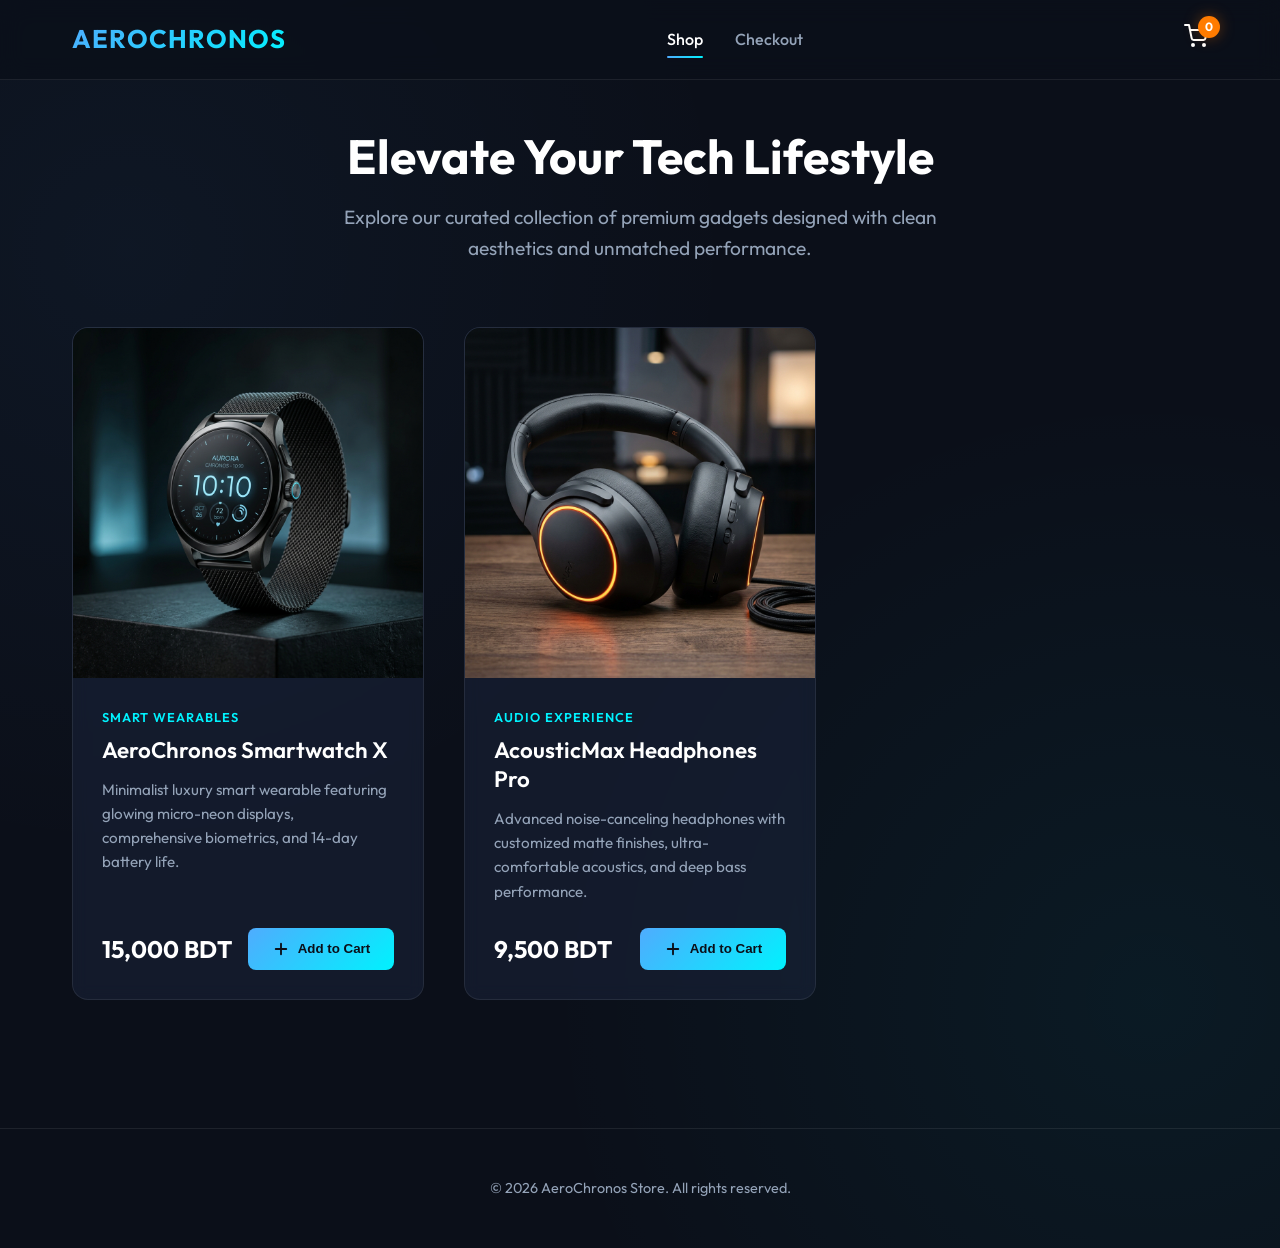
<file: index.html>
<!DOCTYPE html>
<html lang="en">
<head>
  <meta charset="UTF-8">
  <meta name="viewport" content="width=device-width, initial-scale=1.0">
  <title>AeroChronos — Premium E-Commerce Store</title>
  <link rel="stylesheet" href="style.css">
  
  <!-- Buykori AdSync Tracker SDK -->
  <script src="config.js"></script>
  <script>
    !function(f,b,e,v,n,t,s)
    {if(f.capi)return;n=f.capi=function(){n.callMethod?
    n.callMethod.apply(n,arguments):n.queue.push(arguments)};
    if(!f._capi)f._capi=n;n.push=n;n.loaded=!0;n.version='1.0';
    n.queue=[];t=b.createElement(e);t.async=!0;
    t.src=v;s=b.getElementsByTagName(e)[0];
    s.parentNode.insertBefore(t,s)}(window,document,'script',
    BUYKORI_CONFIG.gatewayUrl + '/t.js?key=' + BUYKORI_CONFIG.apiKey);
  </script>
</head>
<body>

  <header>
    <div class="nav-container">
      <a href="index.html" class="logo">AEROCHRONOS</a>
      <nav class="nav-menu">
        <a href="index.html" class="nav-link active">Shop</a>
        <a href="checkout.html" class="nav-link">Checkout</a>
      </nav>
      <div class="cart-icon">
        <a href="checkout.html">
          <svg width="24" height="24" viewBox="0 0 24 24" fill="none" stroke="currentColor" stroke-width="2" stroke-linecap="round" stroke-linejoin="round"><circle cx="9" cy="21" r="1"></circle><circle cx="20" cy="21" r="1"></circle><path d="M1 1h4l2.68 13.39a2 2 0 0 0 2 1.61h9.72a2 2 0 0 0 2-1.61L23 6H6"></path></svg>
          <span class="cart-badge" id="cart-count">0</span>
        </a>
      </div>
    </div>
  </header>

  <main>
    <section class="hero">
      <h1>Elevate Your Tech Lifestyle</h1>
      <p>Explore our curated collection of premium gadgets designed with clean aesthetics and unmatched performance.</p>
    </section>

    <section class="products-grid">
      <!-- Product 1 -->
      <div class="product-card">
        <div class="product-img-wrapper">
          <img class="product-img" src="assets/smart_watch.png" alt="AeroChronos Smartwatch X">
        </div>
        <div class="product-info">
          <span class="product-category">Smart Wearables</span>
          <h3 class="product-title"><a href="product.html?id=1">AeroChronos Smartwatch X</a></h3>
          <p class="product-desc">Minimalist luxury smart wearable featuring glowing micro-neon displays, comprehensive biometrics, and 14-day battery life.</p>
          <div class="product-meta">
            <span class="product-price">15,000 BDT</span>
            <button class="btn" onclick="addToCart(1, 'AeroChronos Smartwatch X', 15000, 'assets/smart_watch.png')">
              <svg width="18" height="18" viewBox="0 0 24 24" fill="none" stroke="currentColor" stroke-width="2.5" stroke-linecap="round" stroke-linejoin="round"><line x1="12" y1="5" x2="12" y2="19"></line><line x1="5" y1="12" x2="19" y2="12"></line></svg>
              Add to Cart
            </button>
          </div>
        </div>
      </div>

      <!-- Product 2 -->
      <div class="product-card">
        <div class="product-img-wrapper">
          <img class="product-img" src="assets/headphones.png" alt="AcousticMax Headphones Pro">
        </div>
        <div class="product-info">
          <span class="product-category">Audio Experience</span>
          <h3 class="product-title"><a href="product.html?id=2">AcousticMax Headphones Pro</a></h3>
          <p class="product-desc">Advanced noise-canceling headphones with customized matte finishes, ultra-comfortable acoustics, and deep bass performance.</p>
          <div class="product-meta">
            <span class="product-price">9,500 BDT</span>
            <button class="btn" onclick="addToCart(2, 'AcousticMax Headphones Pro', 9500, 'assets/headphones.png')">
              <svg width="18" height="18" viewBox="0 0 24 24" fill="none" stroke="currentColor" stroke-width="2.5" stroke-linecap="round" stroke-linejoin="round"><line x1="12" y1="5" x2="12" y2="19"></line><line x1="5" y1="12" x2="19" y2="12"></line></svg>
              Add to Cart
            </button>
          </div>
        </div>
      </div>
    </section>
  </main>

  <footer>
    <p>&copy; 2026 AeroChronos Store. All rights reserved.</p>
  </footer>

  <script>
    // Cart functionality
    function updateCartBadge() {
      let cart = JSON.parse(localStorage.getItem('cart') || '[]');
      let count = cart.reduce((sum, item) => sum + item.qty, 0);
      document.getElementById('cart-count').innerText = count;
    }

    function addToCart(id, name, price, img) {
      let cart = JSON.parse(localStorage.getItem('cart') || '[]');
      let item = cart.find(i => i.id === id);
      
      if (item) {
        item.qty += 1;
      } else {
        cart.push({ id, name, price, img, qty: 1 });
      }
      
      localStorage.setItem('cart', JSON.stringify(cart));
      updateCartBadge();
      
      // TRACK ADD TO CART EVENT VIA BUYKORI ADSYNC
      if (window.capi) {
        capi('track', 'AddToCart', {
          value: price,
          currency: 'BDT',
          content_ids: [String(id)],
          content_type: 'product'
        });
      }
      
      alert(name + ' added to cart!');
    }

    // Initial badge update
    updateCartBadge();
  </script>
</body>
</html>
</file>
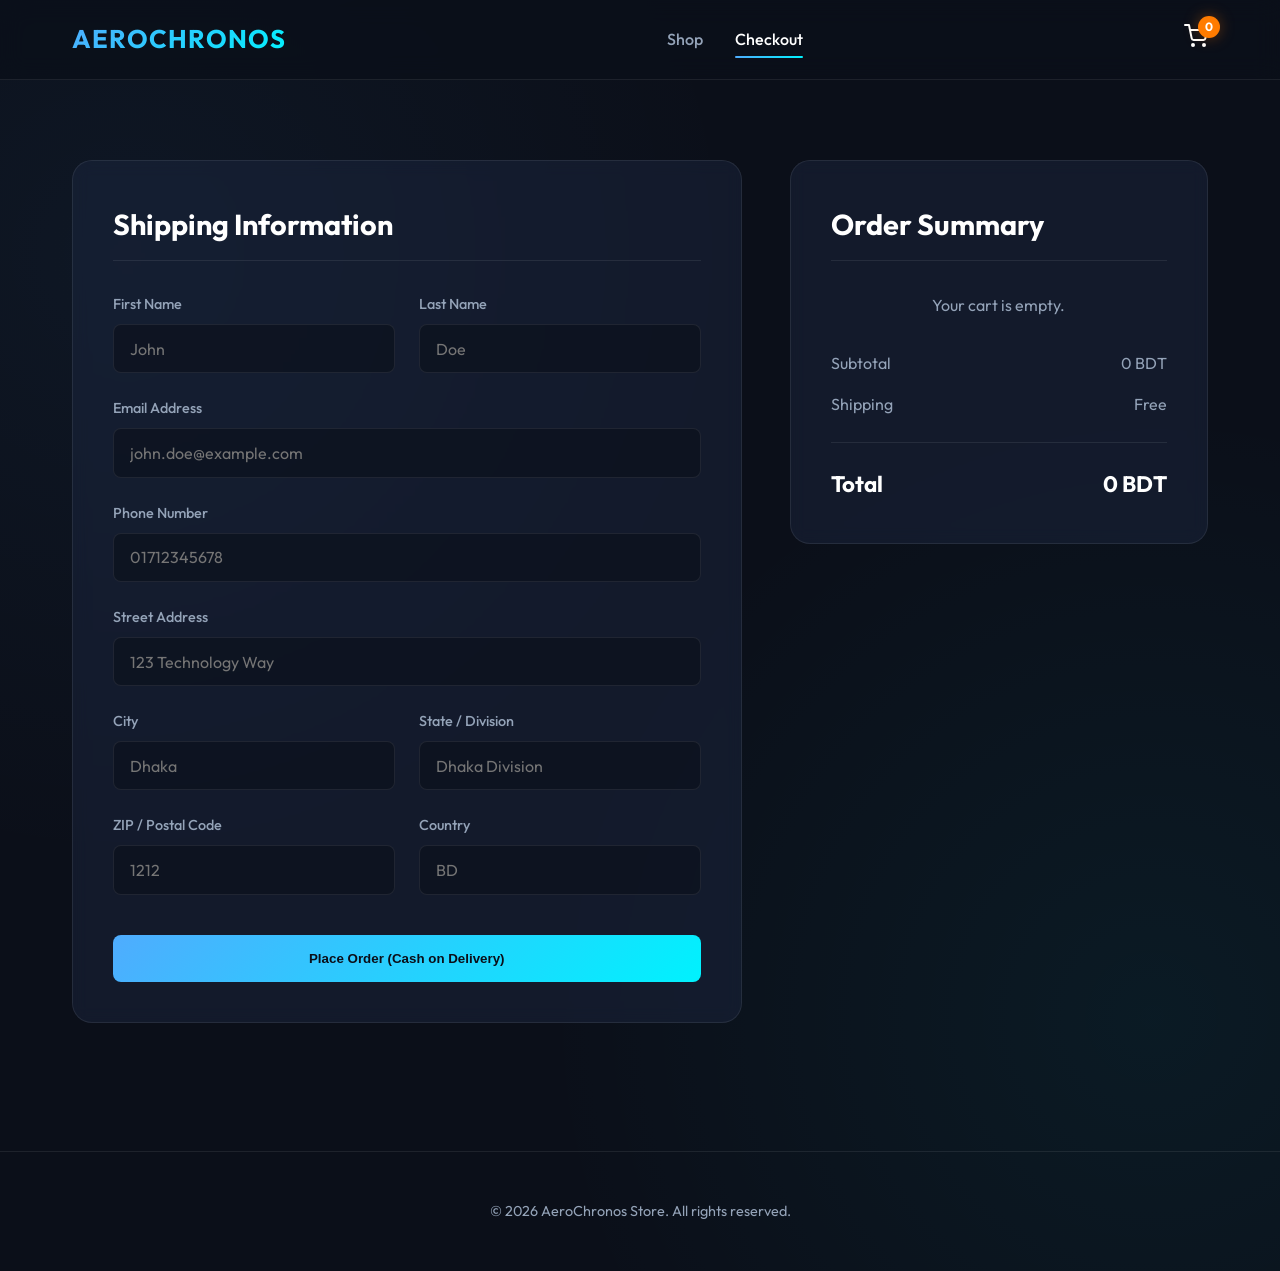
<file: checkout.html>
<!DOCTYPE html>
<html lang="en">
<head>
  <meta charset="UTF-8">
  <meta name="viewport" content="width=device-width, initial-scale=1.0">
  <title>Checkout — AeroChronos</title>
  <link rel="stylesheet" href="style.css">
  
  <!-- Buykori AdSync Tracker SDK -->
  <script src="config.js"></script>
  <script>
    !function(f,b,e,v,n,t,s)
    {if(f.capi)return;n=f.capi=function(){n.callMethod?
    n.callMethod.apply(n,arguments):n.queue.push(arguments)};
    if(!f._capi)f._capi=n;n.push=n;n.loaded=!0;n.version='1.0';
    n.queue=[];t=b.createElement(e);t.async=!0;
    t.src=v;s=b.getElementsByTagName(e)[0];
    s.parentNode.insertBefore(t,s)}(window,document,'script',
    BUYKORI_CONFIG.gatewayUrl + '/t.js?key=' + BUYKORI_CONFIG.apiKey);
  </script>
</head>
<body>

  <header>
    <div class="nav-container">
      <a href="index.html" class="logo">AEROCHRONOS</a>
      <nav class="nav-menu">
        <a href="index.html" class="nav-link">Shop</a>
        <a href="checkout.html" class="nav-link active">Checkout</a>
      </nav>
      <div class="cart-icon">
        <a href="checkout.html">
          <svg width="24" height="24" viewBox="0 0 24 24" fill="none" stroke="currentColor" stroke-width="2" stroke-linecap="round" stroke-linejoin="round"><circle cx="9" cy="21" r="1"></circle><circle cx="20" cy="21" r="1"></circle><path d="M1 1h4l2.68 13.39a2 2 0 0 0 2 1.61h9.72a2 2 0 0 0 2-1.61L23 6H6"></path></svg>
          <span class="cart-badge" id="cart-count">0</span>
        </a>
      </div>
    </div>
  </header>

  <main>
    <div class="checkout-layout">
      <!-- Checkout Billing Details Form -->
      <div class="checkout-card">
        <h2>Shipping Information</h2>
        <form id="checkout-form" onsubmit="processPurchase(event)">
          <div class="form-group-row">
            <div class="form-group">
              <label for="first_name">First Name</label>
              <input type="text" id="first_name" class="form-control" required placeholder="John">
            </div>
            <div class="form-group">
              <label for="last_name">Last Name</label>
              <input type="text" id="last_name" class="form-control" required placeholder="Doe">
            </div>
          </div>

          <div class="form-group">
            <label for="email">Email Address</label>
            <input type="email" id="email" class="form-control" required placeholder="john.doe@example.com">
          </div>

          <div class="form-group">
            <label for="phone">Phone Number</label>
            <input type="tel" id="phone" class="form-control" required placeholder="01712345678">
          </div>

          <div class="form-group">
            <label for="address">Street Address</label>
            <input type="text" id="address" class="form-control" required placeholder="123 Technology Way">
          </div>

          <div class="form-group-row">
            <div class="form-group">
              <label for="city">City</label>
              <input type="text" id="city" class="form-control" required placeholder="Dhaka">
            </div>
            <div class="form-group">
              <label for="state">State / Division</label>
              <input type="text" id="state" class="form-control" required placeholder="Dhaka Division">
            </div>
          </div>

          <div class="form-group-row">
            <div class="form-group">
              <label for="zip">ZIP / Postal Code</label>
              <input type="text" id="zip" class="form-control" required placeholder="1212">
            </div>
            <div class="form-group">
              <label for="country">Country</label>
              <input type="text" id="country" class="form-control" required placeholder="BD">
            </div>
          </div>

          <button type="submit" class="btn" style="width: 100%; margin-top: 1rem; padding: 1rem;">
            Place Order (Cash on Delivery)
          </button>
        </form>
      </div>

      <!-- Order Summary Card -->
      <div class="checkout-card" style="height: fit-content;">
        <h2>Order Summary</h2>
        <div id="cart-items-container">
          <!-- Dynamically populated -->
        </div>

        <div style="margin-top: 2rem;">
          <div class="summary-item">
            <span>Subtotal</span>
            <span id="subtotal-amount">0 BDT</span>
          </div>
          <div class="summary-item">
            <span>Shipping</span>
            <span>Free</span>
          </div>
          <div class="summary-total">
            <span>Total</span>
            <span id="total-amount">0 BDT</span>
          </div>
        </div>
      </div>
    </div>
  </main>

  <footer>
    <p>&copy; 2026 AeroChronos Store. All rights reserved.</p>
  </footer>

  <script>
    let cart = JSON.parse(localStorage.getItem('cart') || '[]');
    let total = cart.reduce((sum, item) => sum + (item.price * item.qty), 0);

    function updateCartUI() {
      // Nav badge
      let count = cart.reduce((sum, item) => sum + item.qty, 0);
      document.getElementById('cart-count').innerText = count;

      // Cart Container
      let container = document.getElementById('cart-items-container');
      if (cart.length === 0) {
        container.innerHTML = `<p style="color: var(--text-secondary); text-align: center;">Your cart is empty.</p>`;
        return;
      }

      container.innerHTML = cart.map(item => `
        <div style="display: flex; gap: 1rem; align-items: center; margin-bottom: 1.2rem; border-bottom: 1px solid var(--border-color); padding-bottom: 1rem;">
          <img src="${item.img}" style="width: 60px; height: 60px; object-fit: cover; border-radius: 8px;">
          <div style="flex-grow: 1;">
            <h4 style="font-size: 1rem; font-weight: 600;">${item.name}</h4>
            <p style="color: var(--text-secondary); font-size: 0.9rem;">Qty: ${item.qty} &times; ${item.price} BDT</p>
          </div>
          <span style="font-weight: 600;">${item.price * item.qty} BDT</span>
        </div>
      `).join('');

      document.getElementById('subtotal-amount').innerText = total.toLocaleString() + ' BDT';
      document.getElementById('total-amount').innerText = total.toLocaleString() + ' BDT';
    }

    let checkoutStarted = false;

    function trackCheckoutStart() {
      if (checkoutStarted || cart.length === 0 || !window.capi) return;

      let cartKey = cart.map(item => item.id + ':' + item.qty).sort().join('|');
      let storageKey = 'buykori_checkout_started:' + cartKey;
      if (sessionStorage.getItem(storageKey)) {
        checkoutStarted = true;
        return;
      }

      let checkoutId = crypto.randomUUID();
      sessionStorage.setItem(storageKey, checkoutId);
      checkoutStarted = true;
      capi('track', 'InitiateCheckout', {
        value: total,
        currency: 'BDT',
        content_ids: cart.map(item => String(item.id)),
        content_type: 'product',
        num_items: cart.reduce((sum, item) => sum + item.qty, 0)
      }, { eventId: 'checkout:' + checkoutId });
    }

    document.getElementById('checkout-form').addEventListener('input', trackCheckoutStart, { once: true });

    function processPurchase(e) {
      e.preventDefault();
      
      let email = document.getElementById('email').value;
      let phone = document.getElementById('phone').value;
      let firstName = document.getElementById('first_name').value;
      let lastName = document.getElementById('last_name').value;
      let city = document.getElementById('city').value;
      let state = document.getElementById('state').value;
      let zip = document.getElementById('zip').value;
      let country = document.getElementById('country').value;

      // 1. Set User info on tracker (Automatically hashes PII fields: em, ph, fn, ln, ct, st, zp, country)
      if (window.capi) {
        capi('setUser', {
          email: email,
          phone: phone,
          first_name: firstName,
          last_name: lastName,
          city: city,
          state: state,
          zip: zip,
          country: country
        });

        // Generate a random order ID to link pages and deduplicate if needed
        let orderId = 'ORD-' + Math.floor(100000 + Math.random() * 900000);
        
        // 2. Track Purchase event
        capi('track', 'Purchase', {
          value: total,
          currency: 'BDT',
          content_ids: cart.map(item => String(item.id)),
          content_type: 'product',
          order_id: orderId,
          num_items: cart.reduce((sum, item) => sum + item.qty, 0)
        }, { eventId: orderId });

        // Store order summary for thankyou.html
        let orderDetails = {
          orderId: orderId,
          total: total,
          email: email,
          items: cart
        };
        localStorage.setItem('lastOrder', JSON.stringify(orderDetails));
        
        // Clear cart
        localStorage.removeItem('cart');

        // Wait a split second for beacon payload transmission then redirect
        setTimeout(() => {
          window.location.href = 'thankyou.html';
        }, 300);
      } else {
        // Fallback redirection
        window.location.href = 'thankyou.html';
      }
    }

    updateCartUI();
  </script>
</body>
</html>
</file>
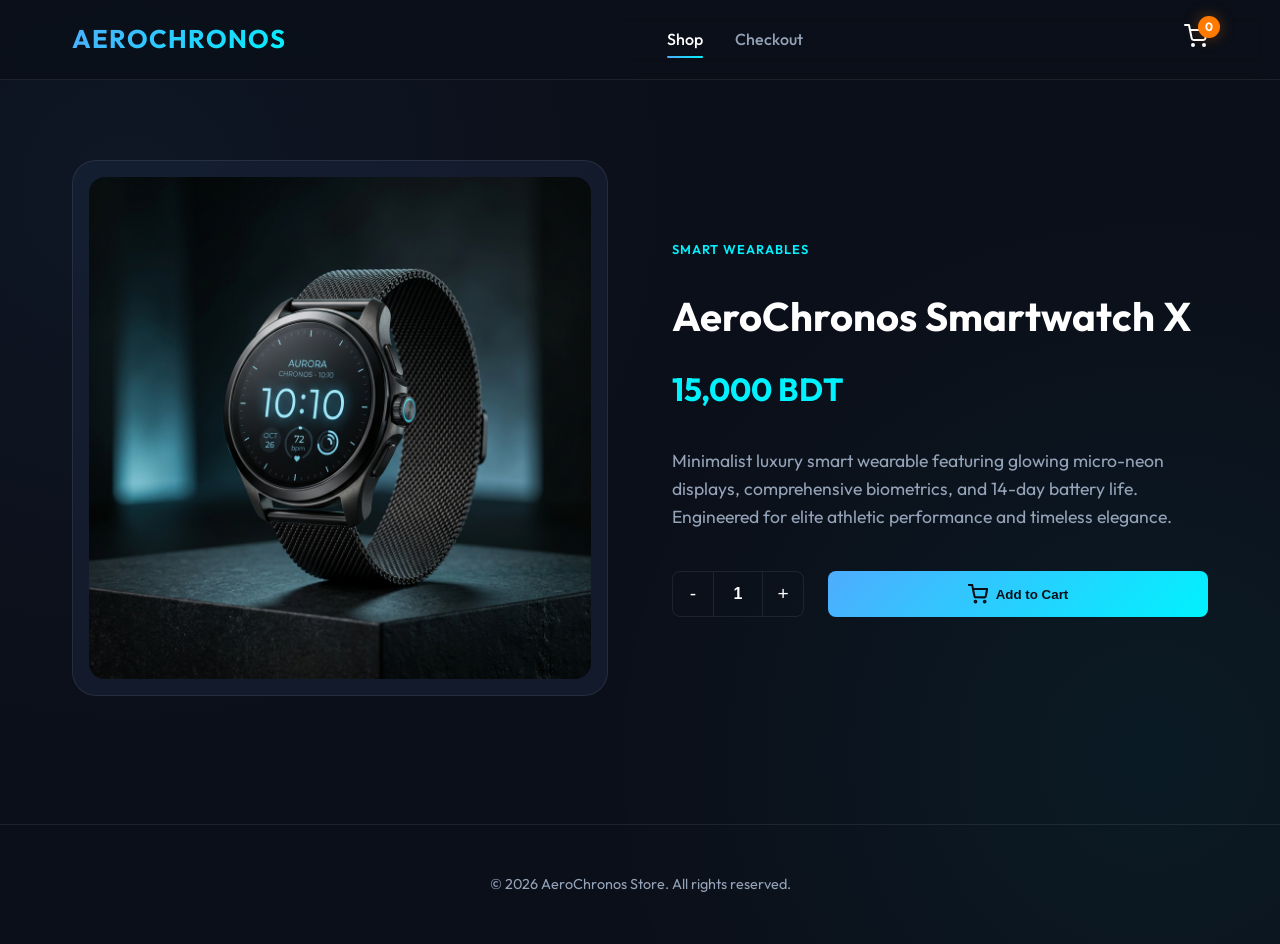
<file: product.html>
<!DOCTYPE html>
<html lang="en">
<head>
  <meta charset="UTF-8">
  <meta name="viewport" content="width=device-width, initial-scale=1.0">
  <title>Product Details — AeroChronos</title>
  <link rel="stylesheet" href="style.css">
  
  <!-- Buykori AdSync Tracker SDK -->
  <script src="config.js"></script>
  <script>
    !function(f,b,e,v,n,t,s)
    {if(f.capi)return;n=f.capi=function(){n.callMethod?
    n.callMethod.apply(n,arguments):n.queue.push(arguments)};
    if(!f._capi)f._capi=n;n.push=n;n.loaded=!0;n.version='1.0';
    n.queue=[];t=b.createElement(e);t.async=!0;
    t.src=v;s=b.getElementsByTagName(e)[0];
    s.parentNode.insertBefore(t,s)}(window,document,'script',
    BUYKORI_CONFIG.gatewayUrl + '/t.js?key=' + BUYKORI_CONFIG.apiKey);
  </script>
</head>
<body>

  <header>
    <div class="nav-container">
      <a href="index.html" class="logo">AEROCHRONOS</a>
      <nav class="nav-menu">
        <a href="index.html" class="nav-link active">Shop</a>
        <a href="checkout.html" class="nav-link">Checkout</a>
      </nav>
      <div class="cart-icon">
        <a href="checkout.html">
          <svg width="24" height="24" viewBox="0 0 24 24" fill="none" stroke="currentColor" stroke-width="2" stroke-linecap="round" stroke-linejoin="round"><circle cx="9" cy="21" r="1"></circle><circle cx="20" cy="21" r="1"></circle><path d="M1 1h4l2.68 13.39a2 2 0 0 0 2 1.61h9.72a2 2 0 0 0 2-1.61L23 6H6"></path></svg>
          <span class="cart-badge" id="cart-count">0</span>
        </a>
      </div>
    </div>
  </header>

  <main>
    <div class="product-detail-container" id="product-detail">
      <!-- Dynamically Populated -->
    </div>
  </main>

  <footer>
    <p>&copy; 2026 AeroChronos Store. All rights reserved.</p>
  </footer>

  <script>
    // Products dataset
    const products = {
      1: {
        id: 1,
        name: 'AeroChronos Smartwatch X',
        price: 15000,
        category: 'Smart Wearables',
        desc: 'Minimalist luxury smart wearable featuring glowing micro-neon displays, comprehensive biometrics, and 14-day battery life. Engineered for elite athletic performance and timeless elegance.',
        img: 'assets/smart_watch.png'
      },
      2: {
        id: 2,
        name: 'AcousticMax Headphones Pro',
        price: 9500,
        category: 'Audio Experience',
        desc: 'Advanced noise-canceling headphones with customized matte finishes, ultra-comfortable acoustics, and deep bass performance. Features spatial audio driver tuning for studio-quality immersion.',
        img: 'assets/headphones.png'
      }
    };

    // Parse URL parameter
    const urlParams = new URLSearchParams(window.location.search);
    const productId = parseInt(urlParams.get('id')) || 1;
    const product = products[productId];

    function updateCartBadge() {
      let cart = JSON.parse(localStorage.getItem('cart') || '[]');
      let count = cart.reduce((sum, item) => sum + item.qty, 0);
      document.getElementById('cart-count').innerText = count;
    }

    function renderProduct() {
      if (!product) {
        document.getElementById('product-detail').innerHTML = `<p style="text-align: center; font-size: 1.2rem;">Product not found.</p>`;
        return;
      }

      document.getElementById('product-detail').innerHTML = `
        <div class="detail-img-card">
          <img src="${product.img}" alt="${product.name}">
        </div>
        <div class="detail-info">
          <span class="product-category">${product.category}</span>
          <h1 class="detail-title">${product.name}</h1>
          <span class="detail-price">${product.price.toLocaleString()} BDT</span>
          <p class="detail-desc">${product.desc}</p>
          
          <div class="detail-actions">
            <div class="quantity-selector">
              <button class="qty-btn" onclick="changeQty(-1)">-</button>
              <input type="text" id="qty-input" class="qty-input" value="1" readonly>
              <button class="qty-btn" onclick="changeQty(1)">+</button>
            </div>
            <button class="btn" style="flex-grow: 1;" onclick="triggerAddToCart()">
              <svg width="20" height="20" viewBox="0 0 24 24" fill="none" stroke="currentColor" stroke-width="2.5" stroke-linecap="round" stroke-linejoin="round"><circle cx="9" cy="21" r="1"></circle><circle cx="20" cy="21" r="1"></circle><path d="M1 1h4l2.68 13.39a2 2 0 0 0 2 1.61h9.72a2 2 0 0 0 2-1.61L23 6H6"></path></svg>
              Add to Cart
            </button>
          </div>
        </div>
      `;

      // TRACK VIEW CONTENT EVENT ON LOAD
      if (window.capi) {
        capi('track', 'ViewContent', {
          value: product.price,
          currency: 'BDT',
          content_ids: [String(product.id)],
          content_type: 'product',
          content_name: product.name
        });
      }
    }

    function changeQty(amount) {
      let input = document.getElementById('qty-input');
      let val = parseInt(input.value) + amount;
      if (val >= 1) {
        input.value = val;
      }
    }

    function triggerAddToCart() {
      let qty = parseInt(document.getElementById('qty-input').value) || 1;
      let cart = JSON.parse(localStorage.getItem('cart') || '[]');
      let item = cart.find(i => i.id === product.id);

      if (item) {
        item.qty += qty;
      } else {
        cart.push({
          id: product.id,
          name: product.name,
          price: product.price,
          img: product.img,
          qty: qty
        });
      }

      localStorage.setItem('cart', JSON.stringify(cart));
      updateCartBadge();

      // TRACK ADD TO CART
      if (window.capi) {
        capi('track', 'AddToCart', {
          value: product.price * qty,
          currency: 'BDT',
          content_ids: [String(product.id)],
          content_type: 'product',
          num_items: qty
        });
      }

      alert(qty + ' ' + product.name + '(s) added to cart!');
    }

    renderProduct();
    updateCartBadge();
  </script>
</body>
</html>
</file>
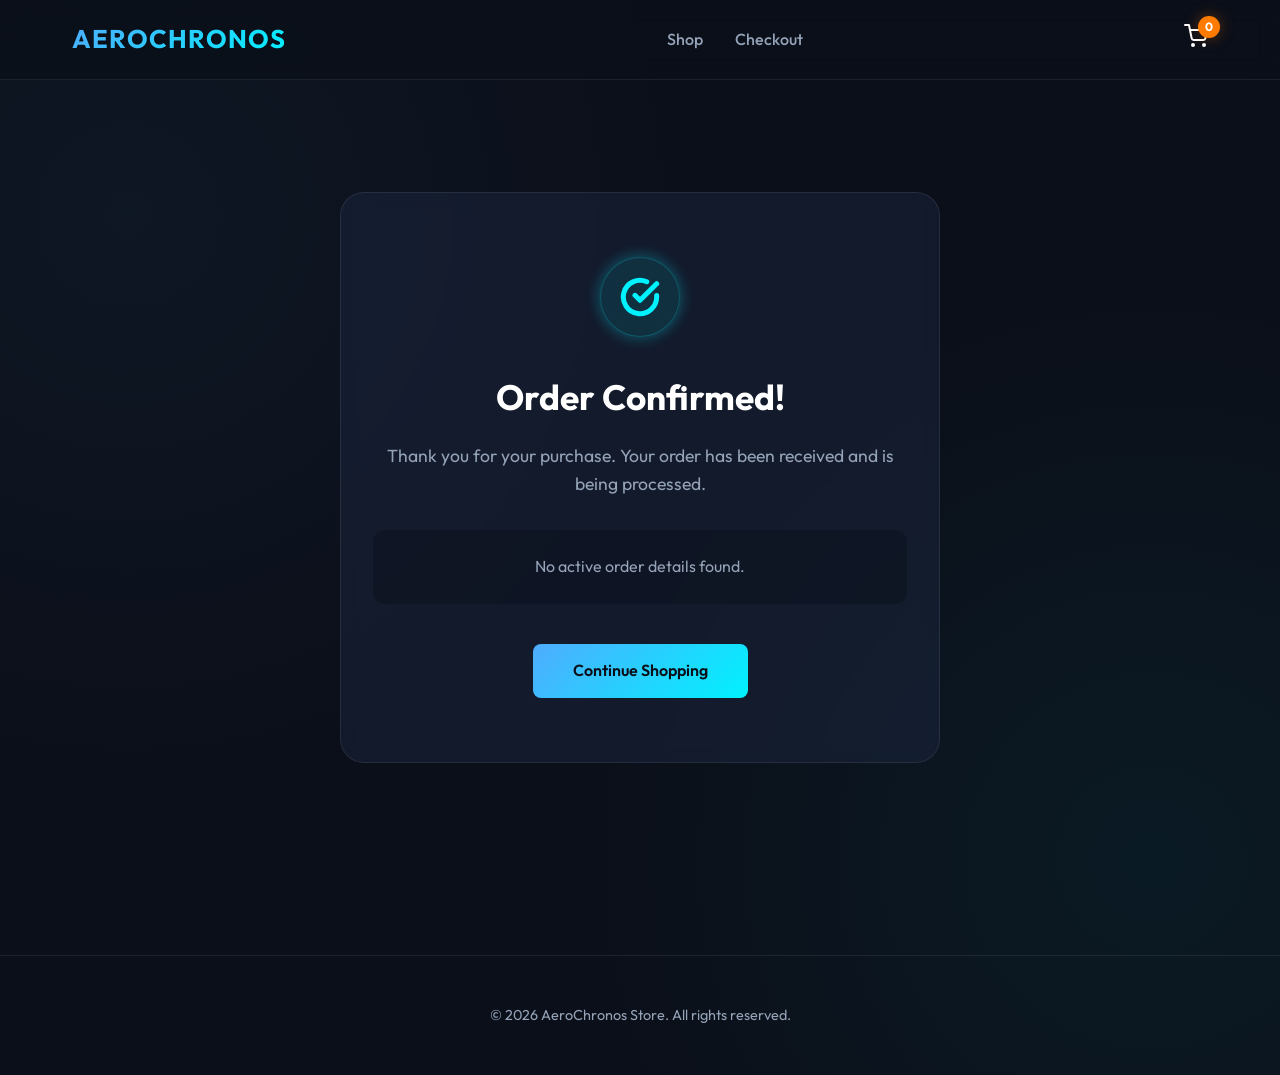
<file: thankyou.html>
<!DOCTYPE html>
<html lang="en">
<head>
  <meta charset="UTF-8">
  <meta name="viewport" content="width=device-width, initial-scale=1.0">
  <title>Thank You for Your Order — AeroChronos</title>
  <link rel="stylesheet" href="style.css">
  
  <!-- Buykori AdSync Tracker SDK -->
  <script src="config.js"></script>
  <script>
    !function(f,b,e,v,n,t,s)
    {if(f.capi)return;n=f.capi=function(){n.callMethod?
    n.callMethod.apply(n,arguments):n.queue.push(arguments)};
    if(!f._capi)f._capi=n;n.push=n;n.loaded=!0;n.version='1.0';
    n.queue=[];t=b.createElement(e);t.async=!0;
    t.src=v;s=b.getElementsByTagName(e)[0];
    s.parentNode.insertBefore(t,s)}(window,document,'script',
    BUYKORI_CONFIG.gatewayUrl + '/t.js?key=' + BUYKORI_CONFIG.apiKey);
  </script>
</head>
<body>

  <header>
    <div class="nav-container">
      <a href="index.html" class="logo">AEROCHRONOS</a>
      <nav class="nav-menu">
        <a href="index.html" class="nav-link">Shop</a>
        <a href="checkout.html" class="nav-link">Checkout</a>
      </nav>
      <div class="cart-icon">
        <a href="checkout.html">
          <svg width="24" height="24" viewBox="0 0 24 24" fill="none" stroke="currentColor" stroke-width="2" stroke-linecap="round" stroke-linejoin="round"><circle cx="9" cy="21" r="1"></circle><circle cx="20" cy="21" r="1"></circle><path d="M1 1h4l2.68 13.39a2 2 0 0 0 2 1.61h9.72a2 2 0 0 0 2-1.61L23 6H6"></path></svg>
          <span class="cart-badge" id="cart-count">0</span>
        </a>
      </div>
    </div>
  </header>

  <main>
    <div class="success-container">
      <div class="success-icon">
        <svg width="40" height="40" viewBox="0 0 24 24" fill="none" stroke="currentColor" stroke-width="3" stroke-linecap="round" stroke-linejoin="round"><path d="M22 11.08V12a10 10 0 1 1-5.93-9.14"></path><polyline points="22 4 12 14.01 9 11.01"></polyline></svg>
      </div>
      
      <h1 class="success-title">Order Confirmed!</h1>
      <p class="success-message">Thank you for your purchase. Your order has been received and is being processed.</p>
      
      <div class="order-details-box" id="order-receipt">
        <!-- Dynamically populated from localStorage -->
      </div>
      
      <a href="index.html" class="btn" style="padding: 0.9rem 2.5rem;">
        Continue Shopping
      </a>
    </div>
  </main>

  <footer>
    <p>&copy; 2026 AeroChronos Store. All rights reserved.</p>
  </footer>

  <script>
    // Load last order details
    let lastOrder = JSON.parse(localStorage.getItem('lastOrder') || '{}');
    
    if (lastOrder && lastOrder.orderId) {
      document.getElementById('order-receipt').innerHTML = `
        <div class="order-detail-row">
          <span>Order ID:</span>
          <span style="font-weight: 600; color: var(--accent-cyan);">${lastOrder.orderId}</span>
        </div>
        <div class="order-detail-row">
          <span>Email Address:</span>
          <span>${lastOrder.email}</span>
        </div>
        <div class="order-detail-row">
          <span>Items Purchased:</span>
          <span>${lastOrder.items.reduce((sum, item) => sum + item.qty, 0)} items</span>
        </div>
        <div class="order-detail-row" style="margin-top: 1rem; border-top: 1px dashed var(--border-color); padding-top: 1rem;">
          <span>Grand Total:</span>
          <span style="color: white; font-size: 1.2rem;">${lastOrder.total.toLocaleString()} BDT</span>
        </div>
      `;
    } else {
      document.getElementById('order-receipt').innerHTML = `<p style="text-align: center; color: var(--text-secondary);">No active order details found.</p>`;
    }

    // Keep nav badge updated
    document.getElementById('cart-count').innerText = '0';
  </script>
</body>
</html>
</file>
<file: style.css>
@import url('https://fonts.googleapis.com/css2?family=Outfit:wght@300;400;500;600;700&display=swap');

:root {
  --bg-primary: #0b0f19;
  --bg-secondary: #131a2c;
  --bg-card: rgba(30, 41, 67, 0.45);
  --border-color: rgba(255, 255, 255, 0.08);
  --accent-cyan: #00f2fe;
  --accent-blue: #4facfe;
  --accent-orange: #ff7b00;
  --text-primary: #ffffff;
  --text-secondary: #94a3b8;
  --font-family: 'Outfit', sans-serif;
  --glow-cyan: 0 0 15px rgba(0, 242, 254, 0.35);
  --glow-orange: 0 0 15px rgba(255, 123, 0, 0.35);
}

* {
  box-sizing: border-box;
  margin: 0;
  padding: 0;
}

body {
  background-color: var(--bg-primary);
  color: var(--text-primary);
  font-family: var(--font-family);
  line-height: 1.6;
  min-height: 100vh;
  overflow-x: hidden;
  background-image: 
    radial-gradient(circle at 10% 20%, rgba(79, 172, 254, 0.05) 0%, transparent 40%),
    radial-gradient(circle at 90% 80%, rgba(0, 242, 254, 0.05) 0%, transparent 40%);
}

a {
  color: inherit;
  text-decoration: none;
}

header {
  background-color: rgba(11, 15, 25, 0.8);
  backdrop-filter: blur(12px);
  -webkit-backdrop-filter: blur(12px);
  border-bottom: 1px solid var(--border-color);
  position: sticky;
  top: 0;
  z-index: 100;
}

.nav-container {
  max-width: 1200px;
  margin: 0 auto;
  padding: 1.2rem 2rem;
  display: flex;
  justify-content: space-between;
  align-items: center;
}

.logo {
  font-size: 1.6rem;
  font-weight: 700;
  letter-spacing: 1px;
  background: linear-gradient(135deg, var(--accent-blue), var(--accent-cyan));
  -webkit-background-clip: text;
  -webkit-text-fill-color: transparent;
}

.nav-menu {
  display: flex;
  gap: 2rem;
}

.nav-link {
  font-weight: 500;
  font-size: 1rem;
  color: var(--text-secondary);
  transition: color 0.3s ease;
  position: relative;
}

.nav-link:hover, .nav-link.active {
  color: var(--text-primary);
}

.nav-link.active::after {
  content: '';
  position: absolute;
  bottom: -6px;
  left: 0;
  width: 100%;
  height: 2px;
  background: linear-gradient(90deg, var(--accent-blue), var(--accent-cyan));
  border-radius: 2px;
}

.cart-icon {
  position: relative;
}

.cart-badge {
  position: absolute;
  top: -8px;
  right: -12px;
  background-color: var(--accent-orange);
  color: white;
  border-radius: 50%;
  padding: 0.1rem 0.45rem;
  font-size: 0.75rem;
  font-weight: 700;
  box-shadow: var(--glow-orange);
}

main {
  max-width: 1200px;
  margin: 0 auto;
  padding: 3rem 2rem;
}

.hero {
  text-align: center;
  margin-bottom: 4rem;
}

.hero h1 {
  font-size: 3rem;
  font-weight: 700;
  margin-bottom: 1rem;
  line-height: 1.2;
}

.hero p {
  color: var(--text-secondary);
  font-size: 1.2rem;
  max-width: 600px;
  margin: 0 auto;
}

/* Products Grid */
.products-grid {
  display: grid;
  grid-template-columns: repeat(auto-fill, minmax(320px, 1fr));
  gap: 2.5rem;
}

.product-card {
  background: var(--bg-card);
  border: 1px solid var(--border-color);
  border-radius: 16px;
  overflow: hidden;
  backdrop-filter: blur(8px);
  transition: transform 0.4s cubic-bezier(0.165, 0.84, 0.44, 1), border-color 0.3s, box-shadow 0.3s;
  display: flex;
  flex-direction: column;
}

.product-card:hover {
  transform: translateY(-8px);
  border-color: rgba(0, 242, 254, 0.25);
  box-shadow: 0 12px 24px -10px rgba(0, 242, 254, 0.15);
}

.product-img-wrapper {
  position: relative;
  aspect-ratio: 1;
  background-color: rgba(0, 0, 0, 0.2);
  display: flex;
  align-items: center;
  justify-content: center;
  overflow: hidden;
}

.product-img {
  width: 100%;
  height: 100%;
  object-fit: cover;
  transition: transform 0.6s cubic-bezier(0.165, 0.84, 0.44, 1);
}

.product-card:hover .product-img {
  transform: scale(1.05);
}

.product-info {
  padding: 1.8rem;
  display: flex;
  flex-direction: column;
  flex-grow: 1;
}

.product-category {
  font-size: 0.8rem;
  text-transform: uppercase;
  color: var(--accent-cyan);
  font-weight: 600;
  margin-bottom: 0.5rem;
  letter-spacing: 1px;
}

.product-title {
  font-size: 1.4rem;
  font-weight: 600;
  margin-bottom: 0.8rem;
  line-height: 1.3;
}

.product-desc {
  color: var(--text-secondary);
  font-size: 0.95rem;
  margin-bottom: 1.5rem;
  flex-grow: 1;
}

.product-meta {
  display: flex;
  justify-content: space-between;
  align-items: center;
  margin-top: auto;
}

.product-price {
  font-size: 1.5rem;
  font-weight: 700;
  color: var(--text-primary);
}

.btn {
  background: linear-gradient(135deg, var(--accent-blue), var(--accent-cyan));
  color: var(--bg-primary);
  font-weight: 600;
  padding: 0.75rem 1.5rem;
  border-radius: 8px;
  border: none;
  cursor: pointer;
  transition: all 0.3s ease;
  display: inline-flex;
  align-items: center;
  justify-content: center;
  gap: 0.5rem;
}

.btn:hover {
  transform: translateY(-2px);
  box-shadow: var(--glow-cyan);
}

.btn-secondary {
  background: rgba(255, 255, 255, 0.05);
  border: 1px solid var(--border-color);
  color: var(--text-primary);
}

.btn-secondary:hover {
  background: rgba(255, 255, 255, 0.1);
  transform: none;
  box-shadow: none;
}

/* Detail Page */
.product-detail-container {
  display: grid;
  grid-template-columns: 1fr 1fr;
  gap: 4rem;
  margin-top: 2rem;
  align-items: center;
}

@media (max-width: 768px) {
  .product-detail-container {
    grid-template-columns: 1fr;
    gap: 2rem;
  }
}

.detail-img-card {
  background: var(--bg-card);
  border: 1px solid var(--border-color);
  border-radius: 24px;
  overflow: hidden;
  padding: 1rem;
}

.detail-img-card img {
  width: 100%;
  border-radius: 16px;
  display: block;
}

.detail-info {
  display: flex;
  flex-direction: column;
}

.detail-title {
  font-size: 2.5rem;
  font-weight: 700;
  margin: 1rem 0;
}

.detail-price {
  font-size: 2rem;
  font-weight: 700;
  color: var(--accent-cyan);
  margin-bottom: 2rem;
}

.detail-desc {
  color: var(--text-secondary);
  font-size: 1.1rem;
  margin-bottom: 2.5rem;
}

.detail-actions {
  display: flex;
  gap: 1.5rem;
}

.quantity-selector {
  display: flex;
  align-items: center;
  border: 1px solid var(--border-color);
  border-radius: 8px;
  overflow: hidden;
}

.qty-btn {
  background: transparent;
  border: none;
  color: white;
  width: 40px;
  height: 44px;
  font-size: 1.2rem;
  cursor: pointer;
  transition: background 0.2s;
}

.qty-btn:hover {
  background: rgba(255, 255, 255, 0.05);
}

.qty-input {
  width: 50px;
  height: 44px;
  border: none;
  border-left: 1px solid var(--border-color);
  border-right: 1px solid var(--border-color);
  background: transparent;
  color: white;
  text-align: center;
  font-size: 1rem;
  font-weight: 600;
}

/* Checkout Page */
.checkout-layout {
  display: grid;
  grid-template-columns: 1.6fr 1fr;
  gap: 3rem;
  margin-top: 2rem;
}

@media (max-width: 900px) {
  .checkout-layout {
    grid-template-columns: 1fr;
    gap: 2rem;
  }
}

.checkout-card {
  background: var(--bg-card);
  border: 1px solid var(--border-color);
  border-radius: 20px;
  padding: 2.5rem;
  backdrop-filter: blur(8px);
}

.checkout-card h2 {
  font-size: 1.8rem;
  margin-bottom: 2rem;
  border-bottom: 1px solid var(--border-color);
  padding-bottom: 0.8rem;
}

.form-group-row {
  display: grid;
  grid-template-columns: 1fr 1fr;
  gap: 1.5rem;
}

.form-group {
  margin-bottom: 1.5rem;
}

.form-group label {
  display: block;
  font-size: 0.9rem;
  font-weight: 500;
  color: var(--text-secondary);
  margin-bottom: 0.5rem;
}

.form-control {
  width: 100%;
  background-color: rgba(11, 15, 25, 0.6);
  border: 1px solid var(--border-color);
  border-radius: 8px;
  padding: 0.85rem 1rem;
  color: white;
  font-family: inherit;
  font-size: 1rem;
  transition: border-color 0.3s, box-shadow 0.3s;
}

.form-control:focus {
  outline: none;
  border-color: var(--accent-cyan);
  box-shadow: 0 0 8px rgba(0, 242, 254, 0.2);
}

/* Summary Box */
.summary-item {
  display: flex;
  justify-content: space-between;
  margin-bottom: 1rem;
  color: var(--text-secondary);
}

.summary-total {
  display: flex;
  justify-content: space-between;
  font-size: 1.4rem;
  font-weight: 700;
  margin-top: 1.5rem;
  border-top: 1px solid var(--border-color);
  padding-top: 1.5rem;
  color: var(--text-primary);
}

/* Success Page */
.success-container {
  text-align: center;
  max-width: 600px;
  margin: 4rem auto;
  background: var(--bg-card);
  border: 1px solid var(--border-color);
  border-radius: 24px;
  padding: 4rem 2rem;
  backdrop-filter: blur(8px);
}

.success-icon {
  width: 80px;
  height: 80px;
  border-radius: 50%;
  background: rgba(0, 242, 254, 0.1);
  color: var(--accent-cyan);
  display: flex;
  align-items: center;
  justify-content: center;
  font-size: 2.5rem;
  margin: 0 auto 2rem;
  box-shadow: var(--glow-cyan);
  border: 1px solid rgba(0, 242, 254, 0.2);
}

.success-title {
  font-size: 2.2rem;
  font-weight: 700;
  margin-bottom: 1rem;
}

.success-message {
  color: var(--text-secondary);
  font-size: 1.1rem;
  margin-bottom: 2rem;
}

.order-details-box {
  background: rgba(0, 0, 0, 0.2);
  border-radius: 12px;
  padding: 1.5rem;
  margin-bottom: 2.5rem;
  text-align: left;
}

.order-detail-row {
  display: flex;
  justify-content: space-between;
  margin-bottom: 0.8rem;
  font-size: 0.95rem;
}

.order-detail-row:last-child {
  margin-bottom: 0;
  padding-top: 0.8rem;
  border-top: 1px dashed var(--border-color);
  font-weight: 600;
}

footer {
  text-align: center;
  padding: 3rem 2rem;
  color: var(--text-secondary);
  border-top: 1px solid var(--border-color);
  font-size: 0.9rem;
  margin-top: 5rem;
}
</file>
